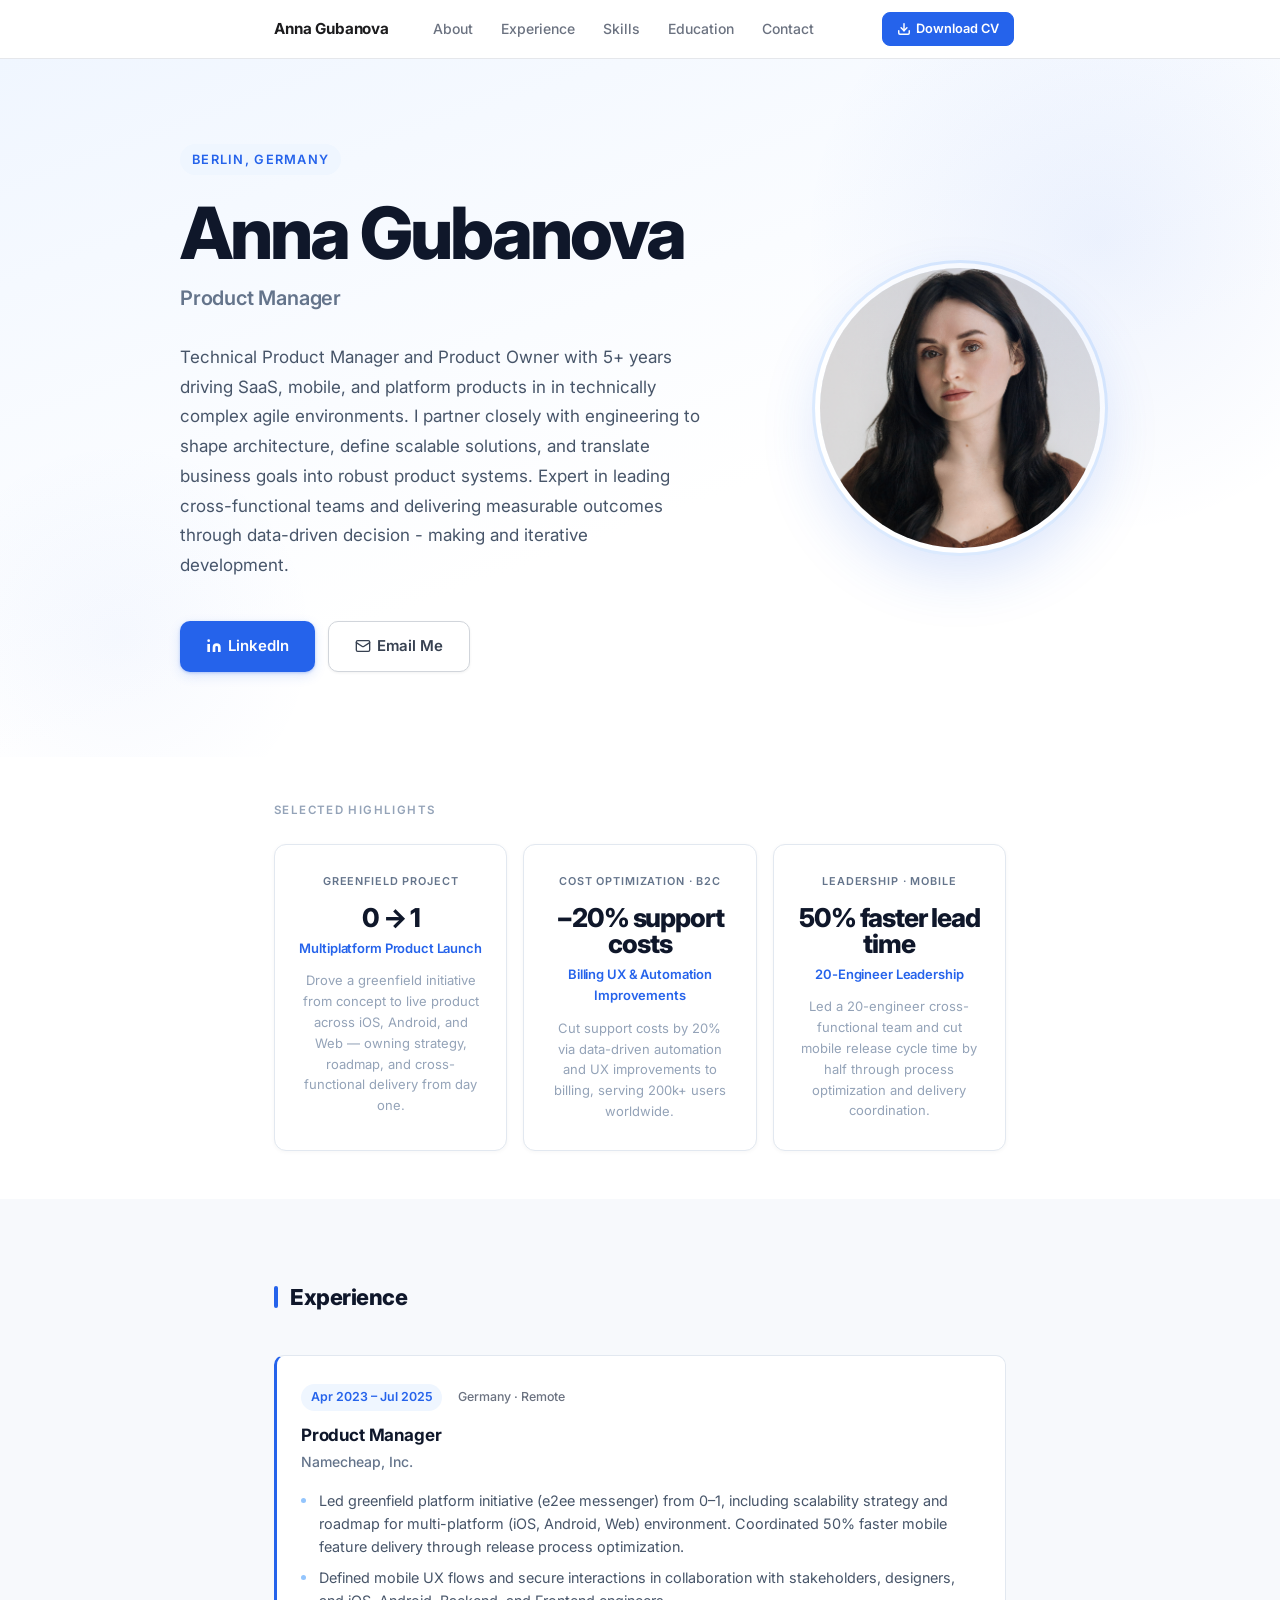
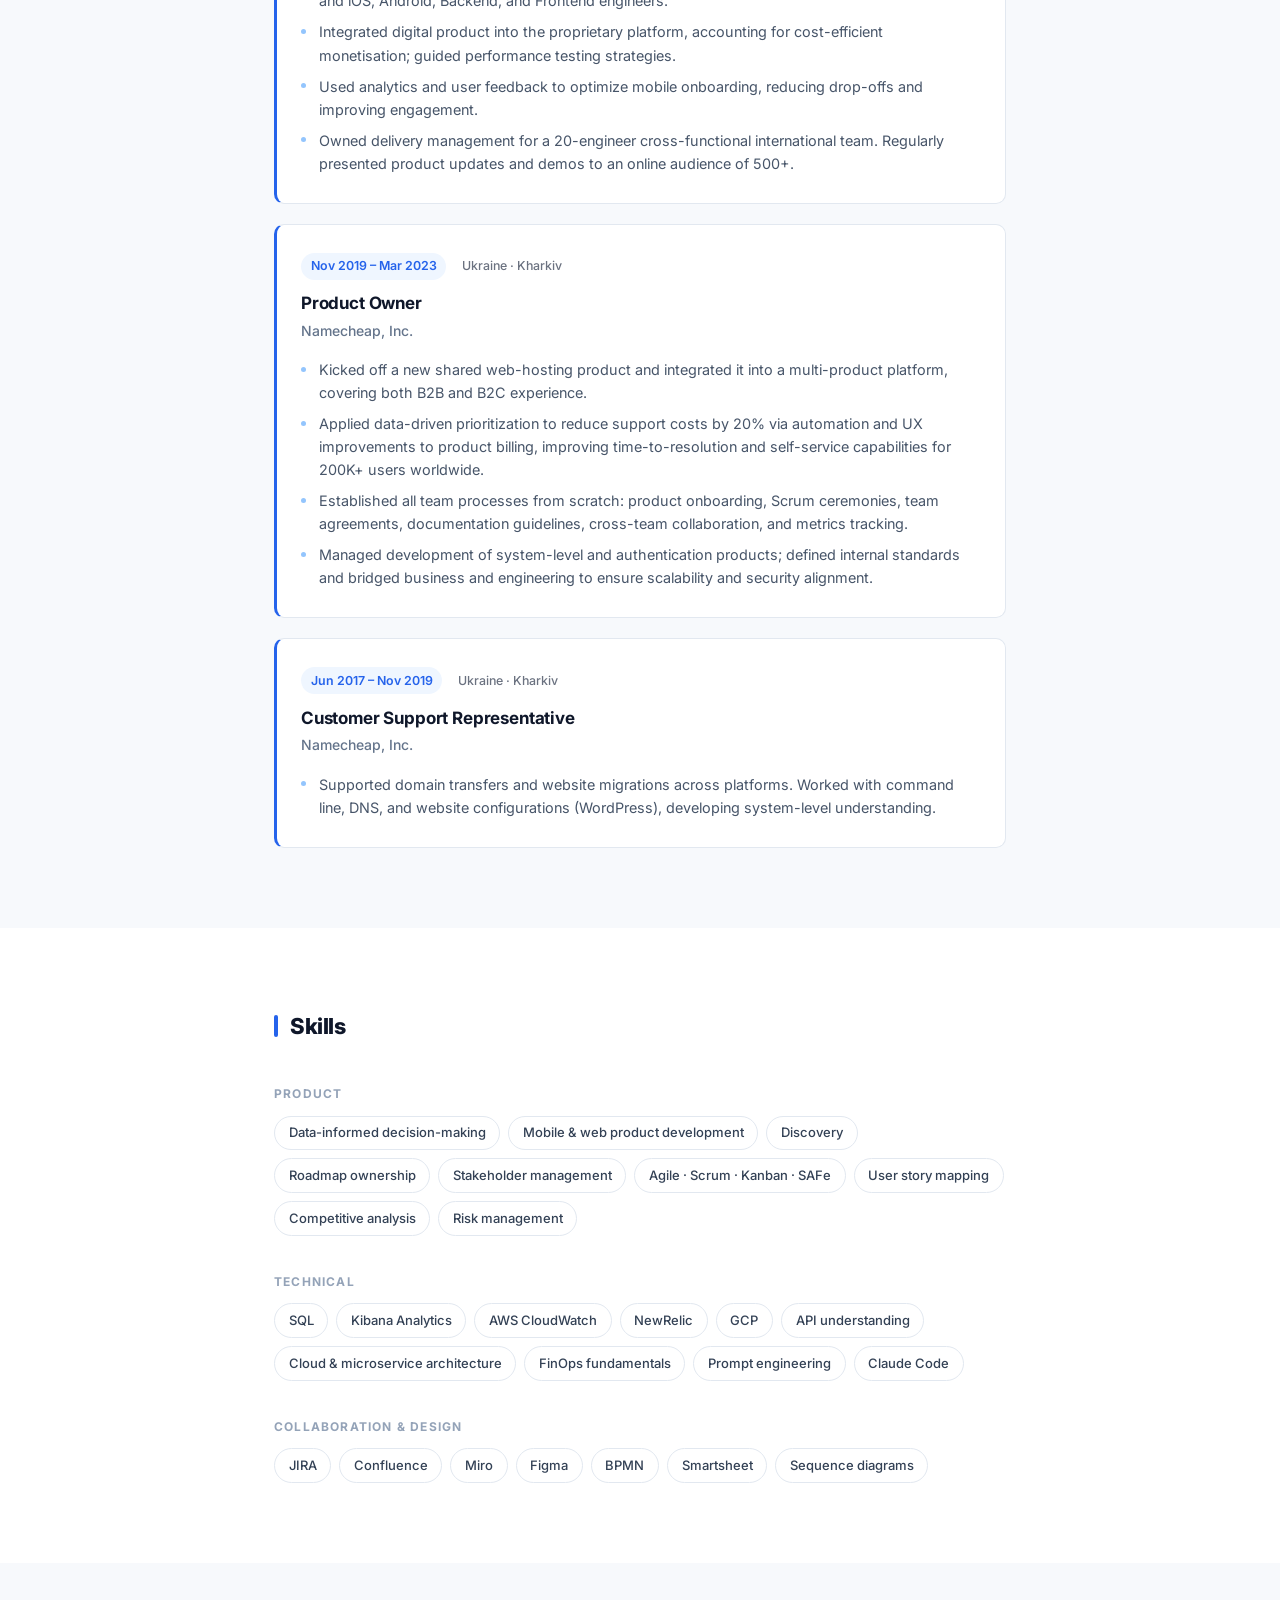
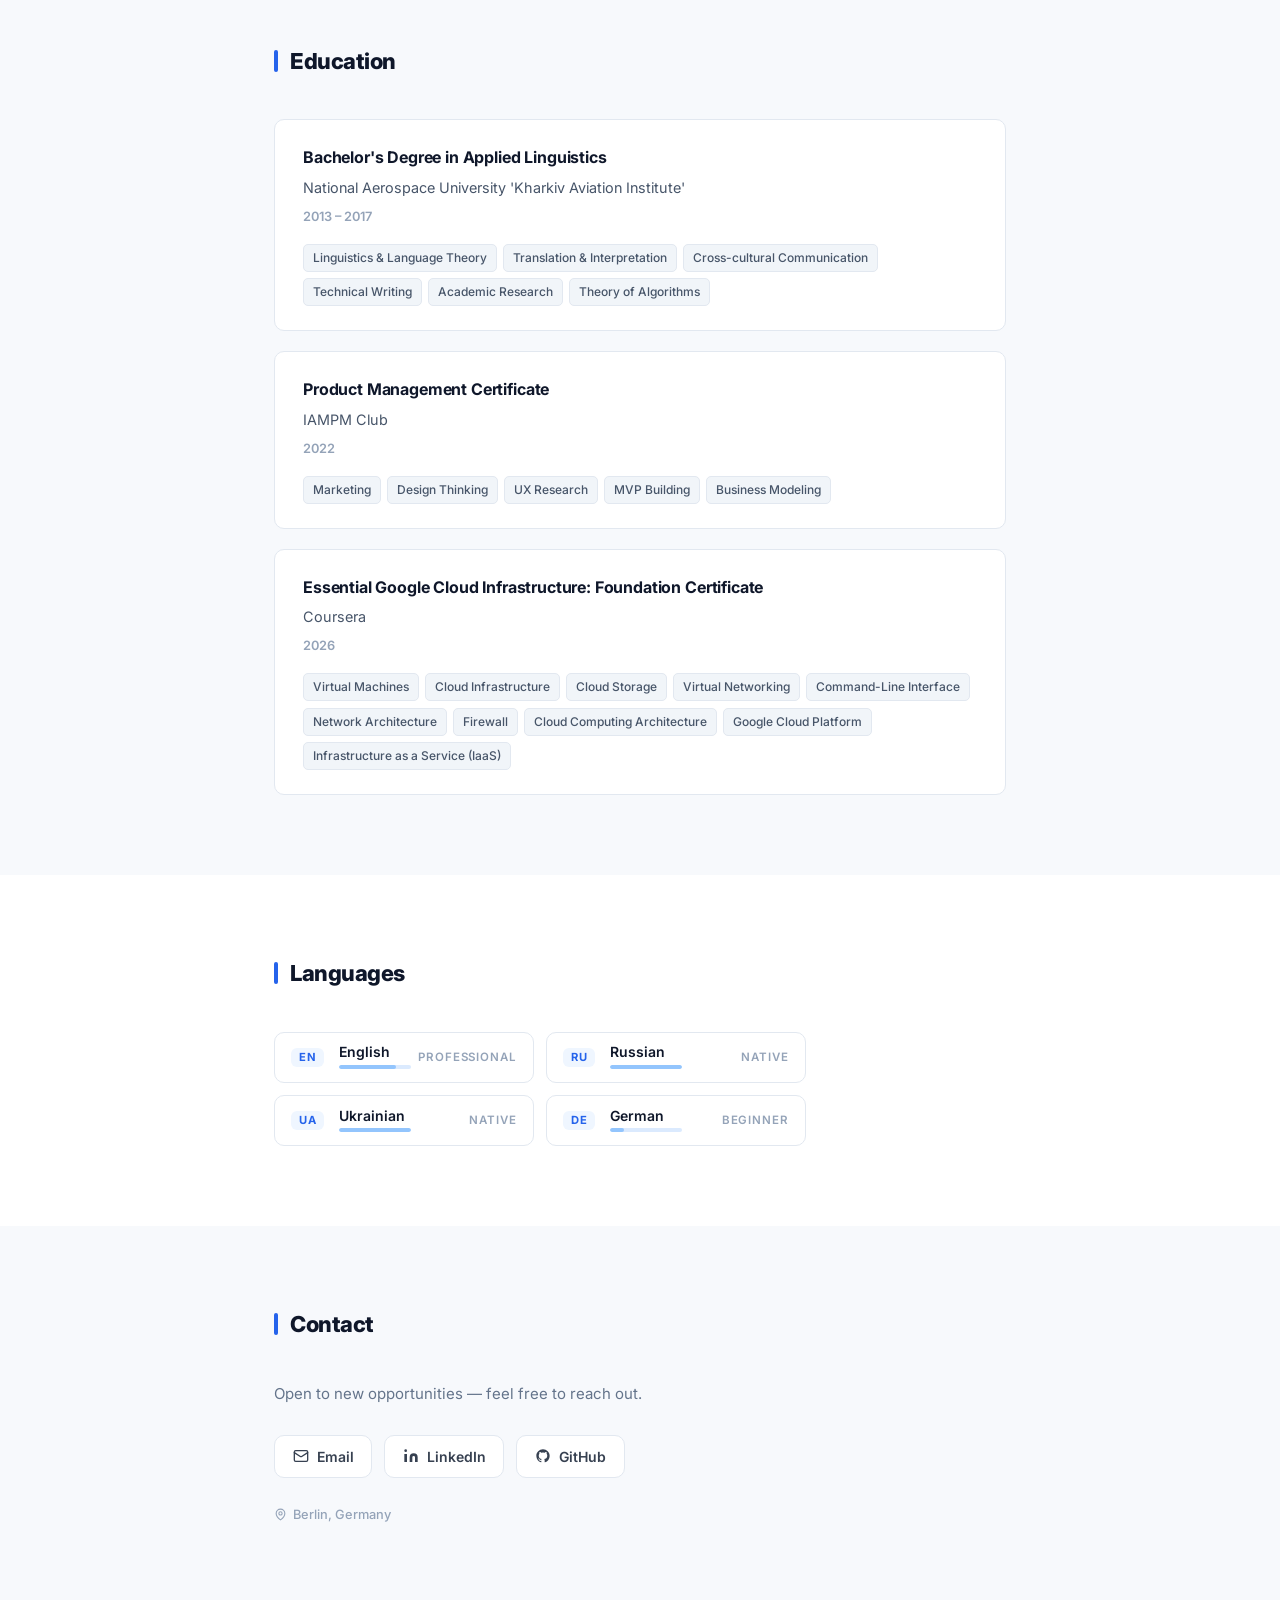
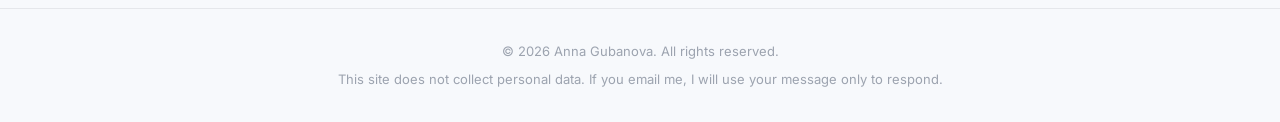
<file: index.html>
<!DOCTYPE html>
<html lang="en">
<head>
  <meta charset="UTF-8" />
  <meta name="viewport" content="width=device-width, initial-scale=1.0" />
  <title>Anna Gubanova — Technical Product Manager</title>
  <link rel="preconnect" href="https://fonts.googleapis.com" />
  <link rel="preconnect" href="https://fonts.gstatic.com" crossorigin />
  <link href="https://fonts.googleapis.com/css2?family=Inter:wght@400;500;600;700&display=swap" rel="stylesheet" />
  <link rel="icon" type="image/svg+xml" href="images/favicon.svg" />
  <link rel="stylesheet" href="styles.css" />
</head>
<body>

  <!-- NAV -->
  <header class="site-header">
    <nav class="nav" aria-label="Primary navigation">
      <a class="nav-logo" href="#about">Anna Gubanova</a>
      <button class="nav-toggle" aria-label="Toggle navigation" aria-expanded="false">
        <span></span><span></span><span></span>
      </button>
      <ul class="nav-links" role="list">
        <li><a href="#about">About</a></li>
        <li><a href="#experience">Experience</a></li>
        <li><a href="#skills">Skills</a></li>
        <li><a href="#education">Education</a></li>
        <li><a href="#contact">Contact</a></li>
      </ul>
      <a href="cv/portf_Anna-Gubanova-PM-May2026.pdf" target="_blank" rel="noopener noreferrer" class="nav-cv-btn" aria-label="Open CV">
        <svg aria-hidden="true" width="14" height="14" viewBox="0 0 24 24" fill="none" stroke="currentColor" stroke-width="2.5" stroke-linecap="round" stroke-linejoin="round"><path d="M12 15V3"/><path d="M7 10l5 5 5-5"/><path d="M3 15v4a2 2 0 0 0 2 2h14a2 2 0 0 0 2-2v-4"/></svg>
        Download CV
      </a>
      <div class="nav-contacts" id="floatingContacts">
        <a href="https://linkedin.com/in/anna-gubanova-berlin" target="_blank" rel="noopener noreferrer" class="floating-btn" aria-label="LinkedIn">
          <svg aria-hidden="true" width="17" height="17" viewBox="0 0 24 24" fill="currentColor"><path d="M16 8a6 6 0 0 1 6 6v7h-4v-7a2 2 0 0 0-2-2 2 2 0 0 0-2 2v7h-4v-7a6 6 0 0 1 6-6z"/><rect x="2" y="9" width="4" height="12"/><circle cx="4" cy="4" r="2"/></svg>
        </a>
        <a href="mailto:contact@annagubanova.pro" class="floating-btn" aria-label="Email">
          <svg aria-hidden="true" width="17" height="17" viewBox="0 0 24 24" fill="none" stroke="currentColor" stroke-width="2" stroke-linecap="round" stroke-linejoin="round"><rect x="2" y="4" width="20" height="16" rx="2"/><path d="m22 7-8.97 5.7a1.94 1.94 0 0 1-2.06 0L2 7"/></svg>
        </a>
        <a href="https://github.com/anatsuke" target="_blank" rel="noopener noreferrer" class="floating-btn" aria-label="GitHub">
          <svg aria-hidden="true" width="17" height="17" viewBox="0 0 24 24" fill="currentColor"><path d="M12 2C6.477 2 2 6.477 2 12c0 4.418 2.865 8.166 6.839 9.489.5.092.682-.217.682-.482 0-.237-.009-.868-.013-1.703-2.782.604-3.369-1.34-3.369-1.34-.454-1.156-1.11-1.463-1.11-1.463-.908-.62.069-.608.069-.608 1.003.07 1.531 1.03 1.531 1.03.892 1.529 2.341 1.087 2.91.832.092-.647.35-1.088.636-1.338-2.22-.253-4.555-1.11-4.555-4.943 0-1.091.39-1.984 1.029-2.683-.103-.253-.446-1.27.098-2.647 0 0 .84-.269 2.75 1.025A9.578 9.578 0 0 1 12 6.836a9.59 9.59 0 0 1 2.504.337c1.909-1.294 2.747-1.025 2.747-1.025.546 1.377.202 2.394.1 2.647.64.699 1.028 1.592 1.028 2.683 0 3.842-2.339 4.687-4.566 4.935.359.309.678.919.678 1.852 0 1.336-.012 2.415-.012 2.741 0 .267.18.578.688.48C19.138 20.163 22 16.418 22 12c0-5.523-4.477-10-10-10z"/></svg>
        </a>
      </div>
    </nav>
  </header>

  <main>

    <!-- ABOUT / HERO -->
    <section id="about" class="section section-hero">
      <div class="hero-layout">
        <div class="hero-content">
          <p class="hero-label">Berlin, Germany</p>
          <h1 class="hero-name">Anna Gubanova</h1>
          <p class="hero-title">Product Manager</p>
          <p class="hero-tagline">
            Technical Product Manager and Product Owner with 5+ years driving SaaS, mobile, and platform products in in technically complex agile environments. I partner closely with engineering to shape architecture, define scalable solutions, and translate business goals into robust product systems. Expert in leading cross-functional teams and delivering measurable outcomes through data-driven decision - making and iterative development.
          </p>
          <div class="hero-links">
            <a class="btn" href="https://linkedin.com/in/anna-gubanova-berlin" target="_blank" rel="noopener noreferrer" aria-label="Anna Gubanova on LinkedIn">
            <svg aria-hidden="true" width="16" height="16" viewBox="0 0 24 24" fill="currentColor" style="flex-shrink:0"><path d="M16 8a6 6 0 0 1 6 6v7h-4v-7a2 2 0 0 0-2-2 2 2 0 0 0-2 2v7h-4v-7a6 6 0 0 1 6-6z"/><rect x="2" y="9" width="4" height="12"/><circle cx="4" cy="4" r="2"/></svg>
            LinkedIn
          </a>
            <a class="btn btn-outline" href="mailto:contact@annagubanova.pro" aria-label="Email Anna Gubanova">
            <svg aria-hidden="true" width="16" height="16" viewBox="0 0 24 24" fill="none" stroke="currentColor" stroke-width="2" stroke-linecap="round" stroke-linejoin="round" style="flex-shrink:0"><rect x="2" y="4" width="20" height="16" rx="2"/><path d="m22 7-8.97 5.7a1.94 1.94 0 0 1-2.06 0L2 7"/></svg>
            Email Me
          </a>
          </div>
        </div>
        <div class="hero-image-wrap">
          <img class="hero-image" src="images/hero.jpg" alt="Anna Gubanova" />
        </div>
      </div>
    </section>

    <!-- HIGHLIGHTS -->
    <section id="highlights" class="section">
      <div class="container">
        <h2 class="section-title">Selected Highlights</h2>
        <div class="highlights-grid">

          <article class="highlight-card">
            <span class="highlight-tag">Greenfield Project </span>
            <p class="highlight-metric">0 → 1</p>
            <h3 class="highlight-title">Multiplatform Product Launch</h3>
            <p class="highlight-desc">Drove a greenfield initiative from concept to live product across iOS, Android, and Web — owning strategy, roadmap, and cross-functional delivery from day one.</p>
          </article>

          <article class="highlight-card">
            <span class="highlight-tag">Cost Optimization · B2C</span>
            <p class="highlight-metric">−20% support costs</p>
            <h3 class="highlight-title">Billing UX &amp; Automation Improvements</h3>
            <p class="highlight-desc">Cut support costs by 20% via data-driven automation and UX improvements to billing, serving 200k+ users worldwide.</p>
          </article>

          <article class="highlight-card">
            <span class="highlight-tag">Leadership · Mobile</span>
            <p class="highlight-metric">50% faster lead time</p>
            <h3 class="highlight-title">20-Engineer Leadership</h3>
            <p class="highlight-desc">Led a 20-engineer cross-functional team and cut mobile release cycle time by half through process optimization and delivery coordination.</p>
          </article>

        </div>
      </div>
    </section>

    <!-- EXPERIENCE -->
    <section id="experience" class="section section-alt">
      <div class="container">
        <h2 class="section-title">Experience</h2>

        <div class="exp-list">

          <article class="exp-card">
            <div class="exp-meta">
              <span class="exp-period">Apr 2023 – Jul 2025</span>
              <span class="exp-location">Germany · Remote</span>
            </div>
            <h3 class="exp-role">Product Manager</h3>
            <p class="exp-company">Namecheap, Inc.</p>
            <ul class="exp-bullets">
              <li>Led greenfield platform initiative (e2ee messenger) from 0–1, including scalability strategy and roadmap for multi-platform (iOS, Android, Web) environment. Coordinated 50% faster mobile feature delivery through release process optimization.</li>
              <li>Defined mobile UX flows and secure interactions in collaboration with stakeholders, designers, and iOS, Android, Backend, and Frontend engineers.</li>
              <li>Integrated digital product into the proprietary platform, accounting for cost-efficient monetisation; guided performance testing strategies.</li>
              <li>Used analytics and user feedback to optimize mobile onboarding, reducing drop-offs and improving engagement.</li>
              <li>Owned delivery management for a 20-engineer cross-functional international team. Regularly presented product updates and demos to an online audience of 500+.</li>
            </ul>
          </article>

          <article class="exp-card">
            <div class="exp-meta">
              <span class="exp-period">Nov 2019 – Mar 2023</span>
              <span class="exp-location">Ukraine · Kharkiv</span>
            </div>
            <h3 class="exp-role">Product Owner</h3>
            <p class="exp-company">Namecheap, Inc.</p>
            <ul class="exp-bullets">
              <li>Kicked off a new shared web-hosting product and integrated it into a multi-product platform, covering both B2B and B2C experience.</li>
              <li>Applied data-driven prioritization to reduce support costs by 20% via automation and UX improvements to product billing, improving time-to-resolution and self-service capabilities for 200K+ users worldwide.</li>
              <li>Established all team processes from scratch: product onboarding, Scrum ceremonies, team agreements, documentation guidelines, cross-team collaboration, and metrics tracking.</li>
              <li>Managed development of system-level and authentication products; defined internal standards and bridged business and engineering to ensure scalability and security alignment.</li>
            </ul>
          </article>

          <article class="exp-card">
            <div class="exp-meta">
              <span class="exp-period">Jun 2017 – Nov 2019</span>
              <span class="exp-location">Ukraine · Kharkiv</span>
            </div>
            <h3 class="exp-role">Customer Support Representative</h3>
            <p class="exp-company">Namecheap, Inc.</p>
            <ul class="exp-bullets">
              <li>Supported domain transfers and website migrations across platforms. Worked with command line, DNS, and website configurations (WordPress), developing system-level understanding.</li>
            </ul>
          </article>

        </div>
      </div>
    </section>

    <!-- SKILLS -->
    <section id="skills" class="section">
      <div class="container">
        <h2 class="section-title">Skills</h2>

        <div class="skills-grid">
          <div class="skills-group">
            <h3 class="skills-group-label">Product</h3>
            <ul class="skills-tags" role="list">
              <li>Data-informed decision-making</li>
              <li>Mobile &amp; web product development</li>
              <li>Discovery</li>
              <li>Roadmap ownership</li>
              <li>Stakeholder management</li>
              <li>Agile · Scrum · Kanban · SAFe</li>
              <li>User story mapping</li>
              <li>Competitive analysis</li>
              <li>Risk management</li>
            </ul>
          </div>

          <div class="skills-group">
            <h3 class="skills-group-label">Technical</h3>
            <ul class="skills-tags" role="list">
              <li>SQL</li>
              <li>Kibana Analytics</li>
              <li>AWS CloudWatch</li>
              <li>NewRelic</li>
              <li>GCP</li>
              <li>API understanding</li>
              <li>Cloud &amp; microservice architecture</li>
              <li>FinOps fundamentals</li>
              <li>Prompt engineering</li>
              <li>Claude Code</li>
            </ul>
          </div>

          <div class="skills-group">
            <h3 class="skills-group-label">Collaboration &amp; Design</h3>
            <ul class="skills-tags" role="list">
              <li>JIRA</li>
              <li>Confluence</li>
              <li>Miro</li>
              <li>Figma</li>
              <li>BPMN</li>
              <li>Smartsheet</li>
              <li>Sequence diagrams</li>
            </ul>
          </div>
        </div>
      </div>
    </section>

    <!-- EDUCATION -->
    <section id="education" class="section section-alt">
      <div class="container">
        <h2 class="section-title">Education</h2>
        <div class="edu-card">
          <p class="edu-degree">Bachelor's Degree in Applied Linguistics</p>
          <p class="edu-school">National Aerospace University 'Kharkiv Aviation Institute'</p>
          <p class="edu-period">2013 – 2017</p>
          <div class="edu-topics">
            <span class="edu-topic">Linguistics &amp; Language Theory</span>
            <span class="edu-topic">Translation &amp; Interpretation</span>
            <span class="edu-topic">Cross-cultural Communication</span>
            <span class="edu-topic">Technical Writing</span>
            <span class="edu-topic">Academic Research</span>
            <span class="edu-topic">Theory of Algorithms</span>
          </div>
        </div>
        <div class="edu-card">
          <p class="edu-degree">Product Management Certificate</p>
          <p class="edu-school">IAMPM Club</p>
          <p class="edu-period">2022</p>
          <div class="edu-topics">
            <span class="edu-topic">Marketing</span>
            <span class="edu-topic">Design Thinking</span>
            <span class="edu-topic">UX Research</span>
            <span class="edu-topic">MVP Building</span>
            <span class="edu-topic">Business Modeling</span>
          </div>
        </div>
        <div class="edu-card">
          <p class="edu-degree">Essential Google Cloud Infrastructure: Foundation Certificate</p>
          <p class="edu-school">Coursera</p>
          <p class="edu-period">2026</p>
          <div class="edu-topics">
            <span class="edu-topic">Virtual Machines</span>
            <span class="edu-topic">Cloud Infrastructure</span>
            <span class="edu-topic">Cloud Storage</span>
            <span class="edu-topic">Virtual Networking</span>
            <span class="edu-topic">Command-Line Interface</span>
            <span class="edu-topic">Network Architecture</span>
            <span class="edu-topic">Firewall</span>
            <span class="edu-topic">Cloud Computing Architecture</span>
            <span class="edu-topic">Google Cloud Platform</span>
            <span class="edu-topic">Infrastructure as a Service (IaaS)</span>
          </div>
        </div>
      </div>
    </section>

    <!-- LANGUAGES -->
    <section id="languages" class="section">
      <div class="container">
        <h2 class="section-title">Languages</h2>
        <ul class="lang-list" role="list">
          <li class="lang-item">
            <span class="lang-code">EN</span>
            <div class="lang-info">
              <span class="lang-name">English</span>
              <span class="lang-bar" aria-label="Professional"><span class="lang-bar-fill" style="width:80%"></span></span>
            </div>
            <span class="lang-level">Professional</span>
          </li>
          <li class="lang-item">
            <span class="lang-code">RU</span>
            <div class="lang-info">
              <span class="lang-name">Russian</span>
              <span class="lang-bar" aria-label="Native"><span class="lang-bar-fill" style="width:100%"></span></span>
            </div>
            <span class="lang-level">Native</span>
          </li>
          <li class="lang-item">
            <span class="lang-code">UA</span>
            <div class="lang-info">
              <span class="lang-name">Ukrainian</span>
              <span class="lang-bar" aria-label="Native"><span class="lang-bar-fill" style="width:100%"></span></span>
            </div>
            <span class="lang-level">Native</span>
          </li>
          <li class="lang-item">
            <span class="lang-code">DE</span>
            <div class="lang-info">
              <span class="lang-name">German</span>
              <span class="lang-bar" aria-label="Beginner"><span class="lang-bar-fill" style="width:20%"></span></span>
            </div>
            <span class="lang-level">Beginner</span>
          </li>
        </ul>
      </div>
    </section>

    <!-- CONTACT -->
    <section id="contact" class="section section-alt">
      <div class="container">
        <h2 class="section-title">Contact</h2>
        <p class="contact-intro">Open to new opportunities — feel free to reach out.</p>
        <div class="contact-links">
          <a class="contact-btn" href="mailto:contact@annagubanova.pro" aria-label="Send email to Anna Gubanova">
            <svg aria-hidden="true" width="16" height="16" viewBox="0 0 24 24" fill="none" stroke="currentColor" stroke-width="2" stroke-linecap="round" stroke-linejoin="round"><rect x="2" y="4" width="20" height="16" rx="2"/><path d="m22 7-8.97 5.7a1.94 1.94 0 0 1-2.06 0L2 7"/></svg>
            Email
          </a>
          <a class="contact-btn" href="https://linkedin.com/in/anna-gubanova-berlin" target="_blank" rel="noopener noreferrer" aria-label="Anna Gubanova on LinkedIn">
            <svg aria-hidden="true" width="16" height="16" viewBox="0 0 24 24" fill="currentColor"><path d="M16 8a6 6 0 0 1 6 6v7h-4v-7a2 2 0 0 0-2-2 2 2 0 0 0-2 2v7h-4v-7a6 6 0 0 1 6-6z"/><rect x="2" y="9" width="4" height="12"/><circle cx="4" cy="4" r="2"/></svg>
            LinkedIn
          </a>
          <a class="contact-btn" href="https://github.com/anatsuke" target="_blank" rel="noopener noreferrer" aria-label="Anna Gubanova on GitHub">
            <svg aria-hidden="true" width="16" height="16" viewBox="0 0 24 24" fill="currentColor"><path d="M12 2C6.477 2 2 6.477 2 12c0 4.418 2.865 8.166 6.839 9.489.5.092.682-.217.682-.482 0-.237-.009-.868-.013-1.703-2.782.604-3.369-1.34-3.369-1.34-.454-1.156-1.11-1.463-1.11-1.463-.908-.62.069-.608.069-.608 1.003.07 1.531 1.03 1.531 1.03.892 1.529 2.341 1.087 2.91.832.092-.647.35-1.088.636-1.338-2.22-.253-4.555-1.11-4.555-4.943 0-1.091.39-1.984 1.029-2.683-.103-.253-.446-1.27.098-2.647 0 0 .84-.269 2.75 1.025A9.578 9.578 0 0 1 12 6.836a9.59 9.59 0 0 1 2.504.337c1.909-1.294 2.747-1.025 2.747-1.025.546 1.377.202 2.394.1 2.647.64.699 1.028 1.592 1.028 2.683 0 3.842-2.339 4.687-4.566 4.935.359.309.678.919.678 1.852 0 1.336-.012 2.415-.012 2.741 0 .267.18.578.688.48C19.138 20.163 22 16.418 22 12c0-5.523-4.477-10-10-10z"/></svg>
            GitHub
          </a>
        </div>
        <p class="contact-location">
          <svg aria-hidden="true" width="13" height="13" viewBox="0 0 24 24" fill="none" stroke="currentColor" stroke-width="2" stroke-linecap="round" stroke-linejoin="round"><path d="M20 10c0 6-8 12-8 12s-8-6-8-12a8 8 0 0 1 16 0Z"/><circle cx="12" cy="10" r="3"/></svg>
          Berlin, Germany
        </p>
      </div>
    </section>

  </main>

  <button class="back-to-top" id="backToTop" aria-label="Back to top">
    <svg aria-hidden="true" width="20" height="20" viewBox="0 0 24 24" fill="none" stroke="currentColor" stroke-width="2.5" stroke-linecap="round" stroke-linejoin="round"><path d="M12 19V5"/><path d="M5 12l7-7 7 7"/></svg>
  </button>

  <footer class="site-footer">
    <div class="container">
      <p>&copy; 2026 Anna Gubanova. All rights reserved.</p>
      <p class="footer-privacy">This site does not collect personal data. If you email me, I will use your message only to respond.</p>
    </div>
  </footer>

  <script>
    // Mobile nav toggle
    const toggle = document.querySelector('.nav-toggle');
    const links = document.querySelector('.nav-links');
    toggle.addEventListener('click', () => {
      const open = toggle.getAttribute('aria-expanded') === 'true';
      toggle.setAttribute('aria-expanded', String(!open));
      links.classList.toggle('is-open');
    });
    // Close nav on link click (mobile)
    links.querySelectorAll('a').forEach(a => {
      a.addEventListener('click', () => {
        toggle.setAttribute('aria-expanded', 'false');
        links.classList.remove('is-open');
      });
    });

    // Back to top button
    const backToTop = document.getElementById('backToTop');
    window.addEventListener('scroll', () => {
      backToTop.classList.toggle('is-visible', window.scrollY > 400);
    }, { passive: true });
    backToTop.addEventListener('click', () => {
      window.scrollTo({ top: 0, behavior: 'smooth' });
    });

    // Floating contact buttons — appear once hero is scrolled past
    const floatingContacts = document.getElementById('floatingContacts');
    const heroSection = document.getElementById('about');
    const heroObserver = new IntersectionObserver(
      ([entry]) => floatingContacts.classList.toggle('is-visible', !entry.isIntersecting),
      { threshold: 0 }
    );
    heroObserver.observe(heroSection);
  </script>

</body>
</html>
</file>
<file: styles.css>
/* =====================================================
   Reset & Base
   ===================================================== */
*, *::before, *::after {
  box-sizing: border-box;
  margin: 0;
  padding: 0;
}

html {
  scroll-behavior: smooth;
  font-size: 16px;
}

body {
  font-family: 'Inter', system-ui, -apple-system, sans-serif;
  font-size: 1rem;
  line-height: 1.65;
  color: #1c1c1e;
  background: #ffffff;
  -webkit-font-smoothing: antialiased;
}

a {
  color: #2563eb;
  text-decoration: none;
}

a:hover {
  text-decoration: underline;
}

a:focus-visible,
button:focus-visible {
  outline: 2px solid #2563eb;
  outline-offset: 3px;
  border-radius: 2px;
}

ul {
  list-style: none;
}

/* =====================================================
   Layout
   ===================================================== */
.container {
  max-width: 780px;
  margin: 0 auto;
  padding: 0 1.5rem;
}

.section {
  padding: 5rem 0;
}

.section-alt {
  background: #f7f9fc;
}

/* =====================================================
   Nav
   ===================================================== */
.site-header {
  position: sticky;
  top: 0;
  z-index: 100;
  background: rgba(255, 255, 255, 0.96);
  backdrop-filter: blur(8px);
  border-bottom: 1px solid #e5e7eb;
}

.nav {
  max-width: 780px;
  margin: 0 auto;
  padding: 0 1.5rem;
  height: 58px;
  display: flex;
  align-items: center;
  gap: 2rem;
}

.nav-logo {
  font-weight: 700;
  font-size: 0.95rem;
  color: #1c1c1e;
  white-space: nowrap;
  flex-shrink: 0;
  letter-spacing: -0.01em;
}

.nav-logo:hover {
  text-decoration: none;
  color: #2563eb;
}

.nav-links {
  display: flex;
  gap: 0.25rem;
  align-items: center;
  margin-left: auto;
}

.nav-links a {
  font-size: 0.875rem;
  font-weight: 500;
  color: #6b7280;
  padding: 0.4rem 0.75rem;
  border-radius: 6px;
  transition: color 0.15s, background 0.15s;
}

.nav-links a:hover {
  color: #2563eb;
  background: #eff6ff;
  text-decoration: none;
}

.nav-toggle {
  display: none;
  flex-direction: column;
  justify-content: center;
  gap: 5px;
  width: 36px;
  height: 36px;
  background: none;
  border: none;
  cursor: pointer;
  margin-left: auto;
  padding: 4px;
}

.nav-toggle span {
  display: block;
  height: 2px;
  background: #1c1c1e;
  border-radius: 2px;
  transition: transform 0.2s, opacity 0.2s;
}

/* =====================================================
   Hero / About
   ===================================================== */
.section-hero {
  min-height: calc(84vh - 58px);
  padding-top: 0;
  padding-bottom: 0;
  background: linear-gradient(160deg, #f0f6ff 0%, #ffffff 60%);
  position: relative;
  overflow: hidden;
  display: flex;
  align-items: center;
}

.section-hero::before {
  content: '';
  position: absolute;
  top: -120px;
  right: -120px;
  width: 600px;
  height: 600px;
  border-radius: 50%;
  background: radial-gradient(circle, rgba(37,99,235,0.08) 0%, transparent 70%);
  pointer-events: none;
}

.section-hero::after {
  content: '';
  position: absolute;
  bottom: -80px;
  left: -80px;
  width: 400px;
  height: 400px;
  border-radius: 50%;
  background: radial-gradient(circle, rgba(37,99,235,0.04) 0%, transparent 70%);
  pointer-events: none;
}

.hero-layout {
  display: flex;
  align-items: center;
  gap: 5rem;
  max-width: 1000px;
  margin: 0 auto;
  padding: 0 2.5rem;
  width: 100%;
}

.hero-content {
  flex: 1;
  min-width: 0;
}

.hero-image-wrap {
  flex-shrink: 0;
}

.hero-image {
  width: 280px;
  height: 280px;
  border-radius: 50%;
  object-fit: cover;
  object-position: center top;
  display: block;
  box-shadow: 0 0 0 5px #ffffff, 0 0 0 8px #dbeafe, 0 24px 60px rgba(37,99,235,0.18);
}

.hero-label {
  display: inline-flex;
  align-items: center;
  gap: 0.4rem;
  font-size: 0.8rem;
  font-weight: 600;
  color: #2563eb;
  text-transform: uppercase;
  letter-spacing: 0.1em;
  margin-bottom: 1.25rem;
  background: #eff6ff;
  padding: 0.3rem 0.75rem;
  border-radius: 100px;
}

.hero-name {
  font-size: clamp(2.75rem, 6vw, 4.5rem);
  font-weight: 800;
  line-height: 1.06;
  letter-spacing: -0.04em;
  color: #0f172a;
  margin-bottom: 0.65rem;
}

.hero-title {
  font-size: 1.25rem;
  font-weight: 600;
  color: #64748b;
  margin-bottom: 1.75rem;
  letter-spacing: -0.01em;
}

.hero-tagline {
  font-size: 1.0625rem;
  color: #475569;
  max-width: 520px;
  margin-bottom: 2.5rem;
  line-height: 1.75;
}

.hero-links {
  display: flex;
  flex-wrap: wrap;
  gap: 0.85rem;
}


/* =====================================================
   Buttons
   ===================================================== */
.btn {
  display: inline-flex;
  align-items: center;
  gap: 0.4rem;
  padding: 0.75rem 1.6rem;
  background: #2563eb;
  color: #ffffff;
  font-size: 0.9375rem;
  font-weight: 600;
  border-radius: 10px;
  transition: background 0.15s, box-shadow 0.15s, transform 0.1s;
  box-shadow: 0 1px 3px rgba(37,99,235,0.3), 0 4px 12px rgba(37,99,235,0.15);
}

.btn:hover {
  background: #1d4ed8;
  text-decoration: none;
  color: #ffffff;
  box-shadow: 0 2px 6px rgba(37,99,235,0.35), 0 6px 20px rgba(37,99,235,0.2);
  transform: translateY(-1px);
}

.btn-outline {
  background: #ffffff;
  color: #374151;
  border: 1.5px solid #d1d5db;
  box-shadow: 0 1px 3px rgba(0,0,0,0.06);
}

.btn-outline:hover {
  background: #f9fafb;
  border-color: #9ca3af;
  text-decoration: none;
  color: #1c1c1e;
  transform: translateY(-1px);
  box-shadow: 0 2px 6px rgba(0,0,0,0.1);
}

/* =====================================================
   Section Title
   ===================================================== */
.section-title {
  font-size: 1.375rem;
  font-weight: 800;
  color: #0f172a;
  margin-bottom: 2.5rem;
  letter-spacing: -0.02em;
  display: flex;
  align-items: center;
  gap: 0.75rem;
}

.section-title::before {
  content: '';
  display: inline-block;
  width: 4px;
  height: 1.375rem;
  background: #2563eb;
  border-radius: 2px;
  flex-shrink: 0;
}

/* =====================================================
   Highlights
   ===================================================== */
#highlights {
  padding-top: 2.75rem;
  padding-bottom: 3rem;
}

#highlights .section-title {
  font-size: 0.72rem;
  font-weight: 600;
  color: #94a3b8;
  text-transform: uppercase;
  letter-spacing: 0.12em;
  margin-bottom: 1.5rem;
}

#highlights .section-title::before {
  display: none;
}

.highlights-grid {
  display: grid;
  grid-template-columns: repeat(3, 1fr);
  gap: 1rem;
}

.highlight-card {
  padding: 1.75rem 1.5rem;
  background: #ffffff;
  border: 1px solid #e2e8f0;
  border-radius: 12px;
  display: flex;
  flex-direction: column;
  align-items: center;
  text-align: center;
  gap: 0.35rem;
  box-shadow: 0 1px 4px rgba(0,0,0,0.04);
  transition: box-shadow 0.2s, transform 0.2s;
}

.highlight-card:hover {
  box-shadow: 0 4px 16px rgba(0,0,0,0.08);
  transform: translateY(-2px);
}

.highlight-tag {
  font-size: 0.68rem;
  font-weight: 600;
  color: #64748b;
  letter-spacing: 0.08em;
  text-transform: uppercase;
  margin-bottom: 0.5rem;
}

.highlight-metric {
  font-size: 1.625rem;
  font-weight: 800;
  color: #0f172a;
  letter-spacing: -0.04em;
  line-height: 1;
}

.highlight-title {
  font-size: 0.8125rem;
  font-weight: 600;
  color: #2563eb;
  letter-spacing: -0.01em;
  margin-top: 0.1rem;
}

.highlight-desc {
  font-size: 0.8125rem;
  color: #94a3b8;
  line-height: 1.6;
  margin-top: 0.35rem;
}

/* =====================================================
   Experience
   ===================================================== */
.exp-list {
  display: flex;
  flex-direction: column;
  gap: 1.25rem;
}

.exp-card {
  padding: 1.75rem 1.75rem 1.75rem 1.5rem;
  background: #ffffff;
  border: 1px solid #e2e8f0;
  border-left: 3px solid #2563eb;
  border-radius: 10px;
  transition: box-shadow 0.2s, transform 0.2s;
}

.exp-card:hover {
  box-shadow: 0 4px 16px rgba(0,0,0,0.07);
  transform: translateY(-2px);
}

.exp-meta {
  display: flex;
  flex-wrap: wrap;
  gap: 0.35rem 1rem;
  margin-bottom: 0.6rem;
}

.exp-period {
  font-size: 0.775rem;
  font-weight: 600;
  color: #2563eb;
  background: #eff6ff;
  padding: 0.2rem 0.6rem;
  border-radius: 100px;
}

.exp-location {
  font-size: 0.775rem;
  font-weight: 500;
  color: #6b7280;
  display: flex;
  align-items: center;
  gap: 0.3rem;
}

.exp-role {
  font-size: 1.0625rem;
  font-weight: 700;
  color: #0f172a;
  margin-bottom: 0.1rem;
  letter-spacing: -0.01em;
}

.exp-company {
  font-size: 0.875rem;
  font-weight: 500;
  color: #64748b;
  margin-bottom: 1rem;
}

.exp-bullets {
  list-style: none;
  display: flex;
  flex-direction: column;
  gap: 0.5rem;
}

.exp-bullets li {
  font-size: 0.9rem;
  color: #475569;
  padding-left: 1.1rem;
  position: relative;
  line-height: 1.6;
}

.exp-bullets li::before {
  content: '';
  position: absolute;
  left: 0;
  top: 0.6em;
  width: 5px;
  height: 5px;
  background: #93c5fd;
  border-radius: 50%;
}

/* =====================================================
   Skills
   ===================================================== */
.skills-grid {
  display: flex;
  flex-direction: column;
  gap: 2.25rem;
}

.skills-group {
  display: flex;
  flex-direction: column;
  gap: 0.75rem;
}

.skills-group-label {
  font-size: 0.75rem;
  font-weight: 700;
  color: #94a3b8;
  text-transform: uppercase;
  letter-spacing: 0.1em;
}

.skills-tags {
  display: flex;
  flex-wrap: wrap;
  gap: 0.5rem;
}

.skills-tags li {
  font-size: 0.8125rem;
  font-weight: 500;
  color: #334155;
  background: #ffffff;
  border: 1px solid #e2e8f0;
  padding: 0.35rem 0.85rem;
  border-radius: 100px;
  transition: border-color 0.15s, background 0.15s, color 0.15s;
  cursor: default;
}

.skills-tags li:hover {
  border-color: #93c5fd;
  background: #eff6ff;
  color: #1d4ed8;
}

/* Per-group accent colors */
.skills-group:nth-child(1) .skills-tags li:hover {
  border-color: #93c5fd;
  background: #eff6ff;
  color: #1d4ed8;
}

.skills-group:nth-child(2) .skills-tags li:hover {
  border-color: #a5b4fc;
  background: #eef2ff;
  color: #4338ca;
}

.skills-group:nth-child(3) .skills-tags li:hover {
  border-color: #6ee7b7;
  background: #f0fdf4;
  color: #065f46;
}

/* =====================================================
   Education
   ===================================================== */
.edu-card {
  padding: 1.5rem 1.75rem;
  background: #ffffff;
  border: 1px solid #e2e8f0;
  border-radius: 10px;
  display: flex;
  flex-direction: column;
  gap: 0.3rem;
  margin-bottom: 1.25rem;
}
.edu-card:last-child {
  margin-bottom: 0;
}

.edu-topics {
  display: flex;
  flex-wrap: wrap;
  gap: 0.4rem;
  margin-top: 0.75rem;
}

.edu-topic {
  font-size: 0.75rem;
  font-weight: 500;
  color: #475569;
  background: #f1f5f9;
  border: 1px solid #e2e8f0;
  border-radius: 5px;
  padding: 0.2rem 0.55rem;
}

.edu-degree {
  font-size: 1rem;
  font-weight: 700;
  color: #0f172a;
  letter-spacing: -0.01em;
}

.edu-school {
  font-size: 0.9rem;
  color: #475569;
}

.edu-period {
  font-size: 0.8rem;
  color: #94a3b8;
  font-weight: 600;
  margin-top: 0.1rem;
}

/* =====================================================
   Languages
   ===================================================== */
.lang-list {
  list-style: none;
  padding: 0;
  margin: 0;
  display: grid;
  grid-template-columns: repeat(2, minmax(0, 260px));
  gap: 0.75rem;
}

.lang-item {
  display: flex;
  align-items: center;
  gap: 0.9rem;
  padding: 0.8rem 1rem;
  background: #ffffff;
  border: 1px solid #e2e8f0;
  border-radius: 10px;
  transition: box-shadow 0.2s, transform 0.2s;
}

.lang-item:hover {
  box-shadow: 0 4px 16px rgba(0,0,0,0.07);
  transform: translateY(-2px);
}

.lang-code {
  font-size: 0.7rem;
  font-weight: 700;
  letter-spacing: 0.06em;
  color: #2563eb;
  background: #eff6ff;
  border-radius: 6px;
  padding: 0.25rem 0.5rem;
  flex-shrink: 0;
  line-height: 1;
}

.lang-info {
  display: flex;
  flex-direction: column;
  gap: 0.35rem;
  flex: 1;
  min-width: 0;
}

.lang-name {
  font-size: 0.875rem;
  font-weight: 600;
  color: #0f172a;
  line-height: 1;
}

.lang-bar {
  display: block;
  width: 72px;
  flex-shrink: 0;
  height: 4px;
  border-radius: 2px;
  background: #dbeafe;
  overflow: hidden;
}

.lang-bar-fill {
  display: block;
  height: 100%;
  border-radius: 2px;
  background: #93c5fd;
}

.lang-level {
  font-size: 0.72rem;
  font-weight: 600;
  color: #94a3b8;
  text-transform: uppercase;
  letter-spacing: 0.08em;
  flex-shrink: 0;
  white-space: nowrap;
}

/* =====================================================
   Contact
   ===================================================== */
.contact-intro {
  font-size: 0.9375rem;
  color: #64748b;
  margin-bottom: 1.75rem;
}

.contact-links {
  display: flex;
  flex-wrap: wrap;
  gap: 0.75rem;
  margin-bottom: 1.5rem;
}

.contact-btn {
  display: inline-flex;
  align-items: center;
  gap: 0.5rem;
  font-size: 0.875rem;
  font-weight: 600;
  color: #374151;
  background: #ffffff;
  border: 1px solid #e2e8f0;
  border-radius: 10px;
  padding: 0.55rem 1.1rem;
  transition: border-color 0.15s, background 0.15s, color 0.15s, box-shadow 0.15s, transform 0.1s;
}

.contact-btn:hover {
  text-decoration: none;
  color: #2563eb;
  border-color: #bfdbfe;
  background: #eff6ff;
  box-shadow: 0 2px 8px rgba(37,99,235,0.1);
  transform: translateY(-1px);
}

.contact-location {
  display: inline-flex;
  align-items: center;
  gap: 0.4rem;
  font-size: 0.8rem;
  color: #94a3b8;
  font-weight: 500;
}

/* =====================================================
   Footer
   ===================================================== */
.site-footer {
  border-top: 1px solid #e5e7eb;
  padding: 2rem 0;
  background: #f7f9fc;
}

.site-footer p {
  font-size: 0.8125rem;
  color: #9ca3af;
  text-align: center;
}

.footer-privacy {
  font-size: 0.725rem;
  color: #c4c9d4;
  margin-top: 0.4rem;
}

/* =====================================================
   Nav Contact Buttons
   ===================================================== */
.nav-contacts {
  display: flex;
  align-items: center;
  gap: 0.75rem;
  margin-left: 0.75rem;
  opacity: 0;
  pointer-events: none;
  transform: translateX(6px);
  transition: opacity 0.25s, transform 0.25s;
}

.nav-contacts.is-visible {
  opacity: 1;
  pointer-events: auto;
  transform: translateX(0);
}

.floating-btn {
  width: 34px;
  height: 34px;
  border-radius: 50%;
  background: transparent;
  color: #6b7280;
  border: 1px solid #e2e8f0;
  display: flex;
  align-items: center;
  justify-content: center;
  transition: background 0.15s, color 0.15s, border-color 0.15s;
}

.floating-btn:hover {
  text-decoration: none;
  background: #2563eb;
  color: #ffffff;
  border-color: #2563eb;
}

.nav-cv-btn {
  display: inline-flex;
  align-items: center;
  gap: 0.35rem;
  height: 34px;
  padding: 0 0.85rem;
  border-radius: 8px;
  background: #2563eb;
  color: #ffffff;
  font-size: 0.8rem;
  font-weight: 600;
  border: 1px solid #2563eb;
  white-space: nowrap;
  flex-shrink: 0;
  margin-left: 1.5rem;
  transition: background 0.15s, box-shadow 0.15s;
}

.nav-cv-btn:hover {
  text-decoration: none;
  background: #1d4ed8;
  border-color: #1d4ed8;
  color: #ffffff;
  box-shadow: 0 2px 8px rgba(37,99,235,0.3);
}

/* =====================================================
   Back to Top
   ===================================================== */
.back-to-top {
  position: fixed;
  bottom: 2rem;
  right: 2rem;
  z-index: 200;
  width: 44px;
  height: 44px;
  border-radius: 50%;
  background: #2563eb;
  color: #ffffff;
  border: none;
  cursor: pointer;
  display: flex;
  align-items: center;
  justify-content: center;
  box-shadow: 0 4px 14px rgba(37,99,235,0.35);
  opacity: 0;
  transform: translateY(12px);
  pointer-events: none;
  transition: opacity 0.25s, transform 0.25s, background 0.15s;
}

.back-to-top.is-visible {
  opacity: 1;
  transform: translateY(0);
  pointer-events: auto;
}

.back-to-top:hover {
  background: #1d4ed8;
  box-shadow: 0 6px 20px rgba(37,99,235,0.45);
  transform: translateY(-2px);
}

/* =====================================================
   Responsive — Mobile
   ===================================================== */
@media (max-width: 640px) {
  .section {
    padding: 3.5rem 0;
  }

  .section-hero {
    min-height: calc(100svh - 58px);
  }

  .nav-contacts {
    display: none;
  }

  .nav-toggle {
    display: flex;
  }

  .nav-links {
    display: none;
    position: absolute;
    top: 58px;
    left: 0;
    right: 0;
    background: #ffffff;
    border-bottom: 1px solid #e5e7eb;
    flex-direction: column;
    align-items: flex-start;
    gap: 0;
    margin-left: 0;
    padding: 0.5rem 0;
  }

  .nav-links.is-open {
    display: flex;
  }

  .nav-links a {
    display: block;
    width: 100%;
    padding: 0.75rem 1.5rem;
    font-size: 1rem;
    border-radius: 0;
  }

  .hero-layout {
    flex-direction: column-reverse;
    gap: 2rem;
    padding: 3rem 1.5rem;
    text-align: center;
  }

  .hero-image {
    width: 160px;
    height: 160px;
  }

  .hero-tagline {
    margin-left: auto;
    margin-right: auto;
  }

  .hero-links {
    justify-content: center;
  }

  .exp-card {
    padding: 1.25rem 1.25rem 1.25rem 1rem;
  }

  .hero-links {
    flex-direction: column;
    align-items: stretch;
  }

  .btn {
    text-align: center;
  }

  .contact-btn {
    flex: 1 1 auto;
    justify-content: center;
  }

  .lang-list {
    grid-template-columns: 1fr;
  }

  #highlights {
    padding-top: 2rem;
    padding-bottom: 2rem;
  }

  .highlights-grid {
    grid-template-columns: 1fr;
  }
}
</file>
